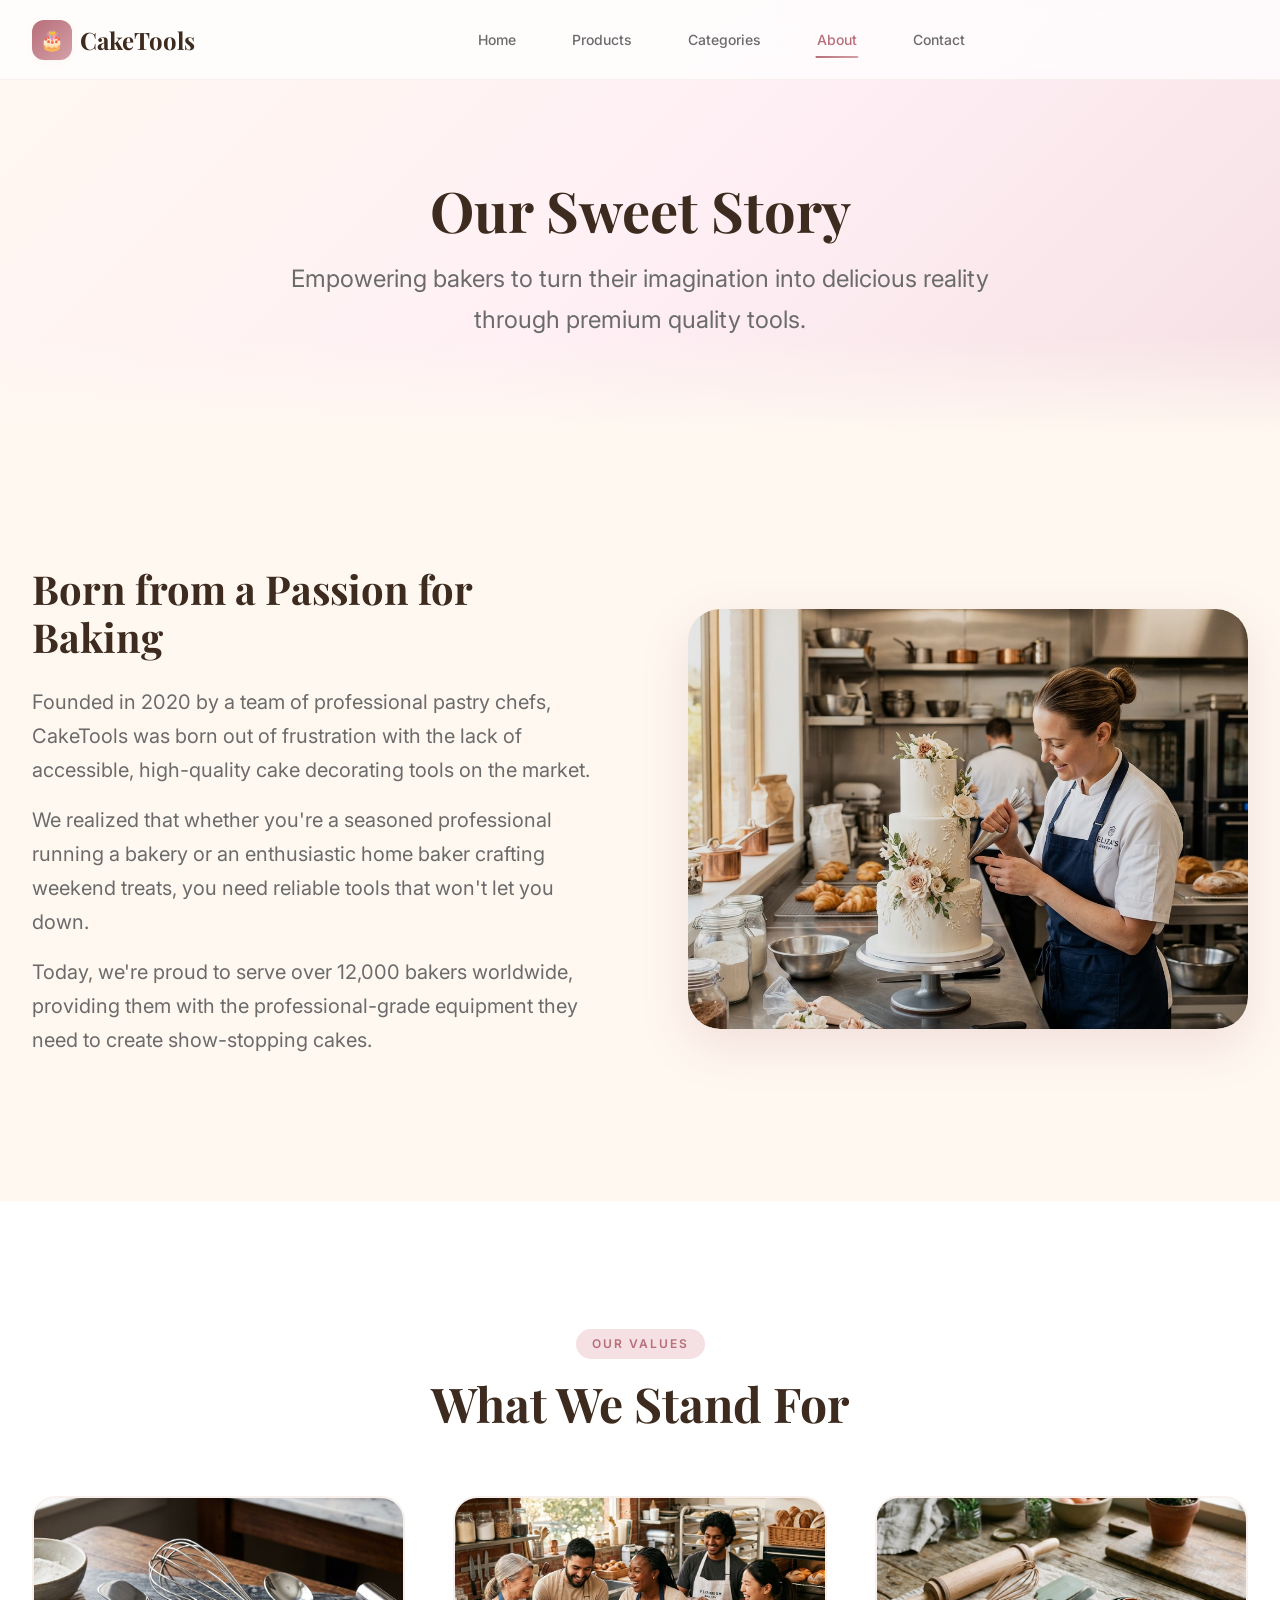
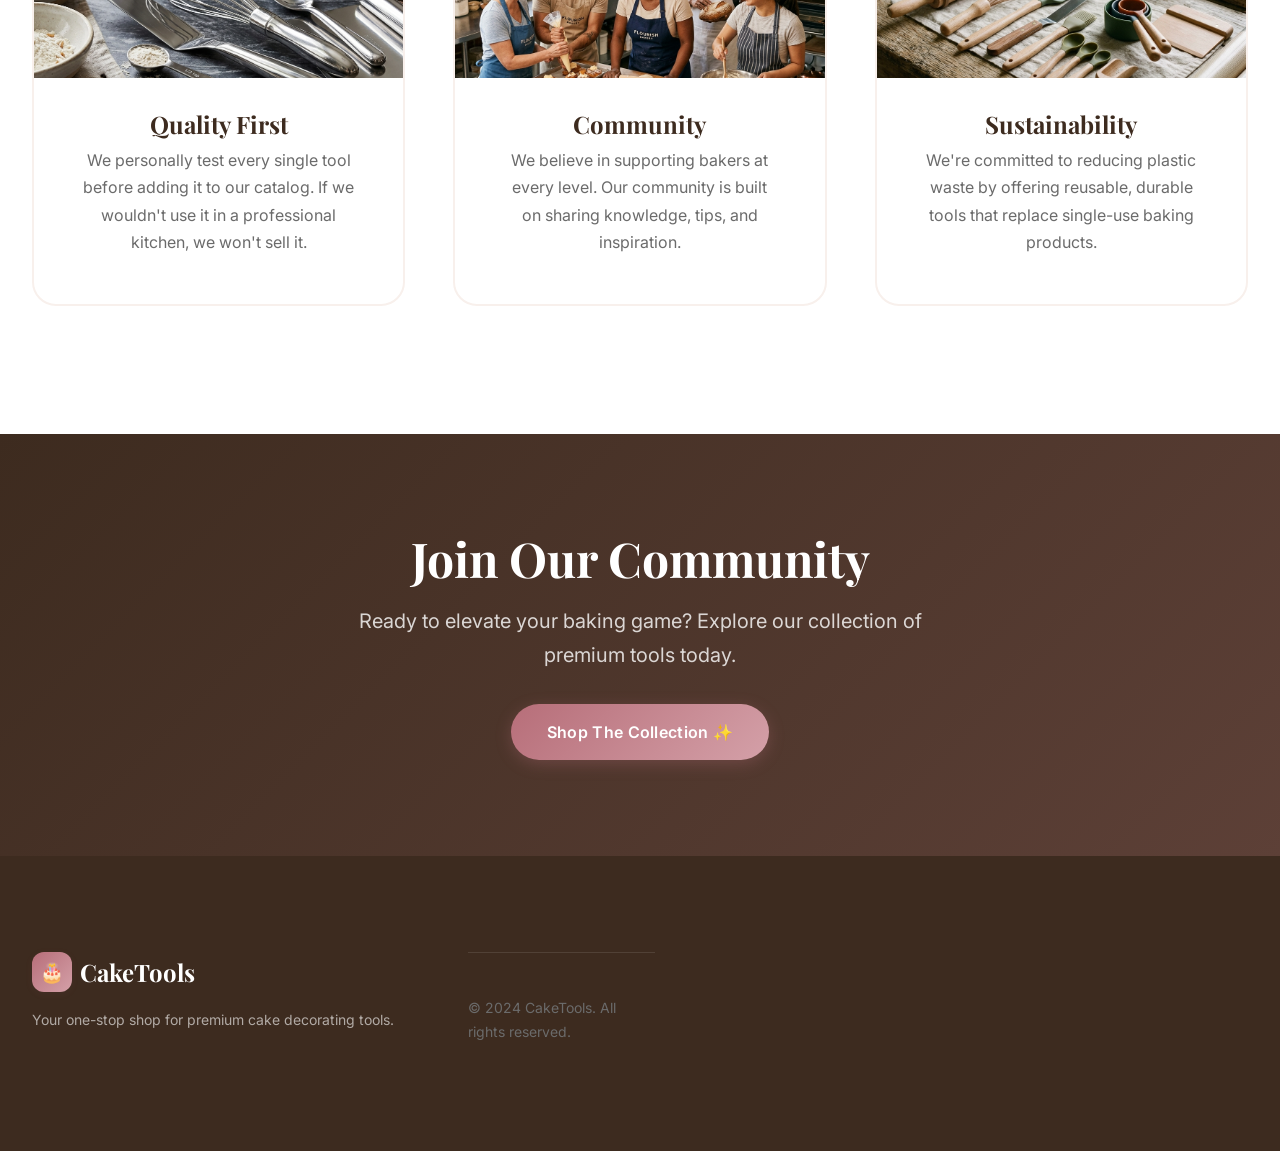
<file: about.html>
<!DOCTYPE html>
<html lang="en">
<head>
  <meta charset="UTF-8">
  <meta name="viewport" content="width=device-width, initial-scale=1.0">
  <title>About Us — CakeTools</title>
  <link rel="stylesheet" href="css/style.css">
  <link rel="stylesheet" href="css/about.css">
  <link rel="icon" href="data:image/svg+xml,<svg xmlns='http://www.w3.org/2000/svg' viewBox='0 0 100 100'><text y='.9em' font-size='90'>🎂</text></svg>">
</head>
<body>

  <!-- Header -->
  <header class="header" id="header">
    <div class="header-inner">
      <a href="index.html" class="logo">
        <div class="logo-icon">🎂</div>
        <span>CakeTools</span>
      </a>

      <nav class="nav-links" id="navLinks">
        <a href="index.html">Home</a>
        <a href="products.html">Products</a>
        <a href="categories.html">Categories</a>
        <a href="about.html" class="active">About</a>
        <a href="contact.html">Contact</a>
      </nav>

      <div class="header-right" style="display:flex;align-items:center;gap:12px;">
        <button class="mobile-toggle" id="mobileToggle" aria-label="Toggle menu">
          <span></span>
          <span></span>
          <span></span>
        </button>
      </div>
    </div>
  </header>
  <div class="nav-overlay" id="navOverlay"></div>

  <!-- Hero -->
  <section class="about-hero">
    <div class="container reveal">
      <h1>Our Sweet Story</h1>
      <p>Empowering bakers to turn their imagination into delicious reality through premium quality tools.</p>
    </div>
  </section>

  <!-- Story -->
  <section class="story-section">
    <div class="container">
      <div class="story-grid">
        <div class="story-content reveal-left">
          <h2>Born from a Passion for Baking</h2>
          <p>Founded in 2020 by a team of professional pastry chefs, CakeTools was born out of frustration with the lack of accessible, high-quality cake decorating tools on the market.</p>
          <p>We realized that whether you're a seasoned professional running a bakery or an enthusiastic home baker crafting weekend treats, you need reliable tools that won't let you down.</p>
          <p>Today, we're proud to serve over 12,000 bakers worldwide, providing them with the professional-grade equipment they need to create show-stopping cakes.</p>
        </div>
        <div class="story-image reveal-right" style="padding: 0; background: transparent;">
          <img src="assets/images/about-story.png" alt="Pastry chef decorating a cake" style="width: 100%; height: 100%; object-fit: cover; border-radius: var(--radius-2xl);">
        </div>
      </div>
    </div>
  </section>

  <!-- Values -->
  <section class="values-section">
    <div class="container">
      <div class="section-header reveal">
        <span class="section-label">Our Values</span>
        <h2>What We Stand For</h2>
      </div>
      
      <div class="values-grid" data-stagger>
        <div class="value-card reveal" style="padding-top: 0; overflow: hidden;">
          <div class="value-image" style="height: 180px; margin: 0 -3rem 2rem -3rem;">
            <img src="assets/images/about-quality.png" alt="Quality First" style="width: 100%; height: 100%; object-fit: cover;">
          </div>
          <h3>Quality First</h3>
          <p class="text-secondary">We personally test every single tool before adding it to our catalog. If we wouldn't use it in a professional kitchen, we won't sell it.</p>
        </div>
        
        <div class="value-card reveal" style="padding-top: 0; overflow: hidden;">
          <div class="value-image" style="height: 180px; margin: 0 -3rem 2rem -3rem;">
            <img src="assets/images/about-community.png" alt="Community" style="width: 100%; height: 100%; object-fit: cover;">
          </div>
          <h3>Community</h3>
          <p class="text-secondary">We believe in supporting bakers at every level. Our community is built on sharing knowledge, tips, and inspiration.</p>
        </div>
        
        <div class="value-card reveal" style="padding-top: 0; overflow: hidden;">
          <div class="value-image" style="height: 180px; margin: 0 -3rem 2rem -3rem;">
            <img src="assets/images/about-eco.png" alt="Sustainability" style="width: 100%; height: 100%; object-fit: cover;">
          </div>
          <h3>Sustainability</h3>
          <p class="text-secondary">We're committed to reducing plastic waste by offering reusable, durable tools that replace single-use baking products.</p>
        </div>
      </div>
    </div>
  </section>

  <!-- CTA -->
  <section class="section" style="background: var(--gradient-dark); color: white; text-align: center;">
    <div class="container reveal">
      <h2 style="color: white; margin-bottom: var(--space-md);">Join Our Community</h2>
      <p style="font-size: var(--fs-lg); max-width: 600px; margin: 0 auto var(--space-xl); color: rgba(255,255,255,0.8);">Ready to elevate your baking game? Explore our collection of premium tools today.</p>
      <a href="products.html" class="btn btn-primary btn-lg">Shop The Collection ✨</a>
    </div>
  </section>

  <!-- Footer -->
  <footer class="footer">
    <div class="container">
      <div class="footer-grid">
        <div class="footer-brand">
          <a href="index.html" class="logo" style="color:white;">
            <div class="logo-icon">🎂</div>
            <span>CakeTools</span>
          </a>
          <p>Your one-stop shop for premium cake decorating tools.</p>
        </div>
        <div class="footer-bottom">
          <p>&copy; 2024 CakeTools. All rights reserved.</p>
        </div>
      </div>
    </div>
  </footer>

  <button class="back-to-top" id="backToTop" aria-label="Back to top">↑</button>

  <script src="js/main.js"></script>
  <script src="js/animations.js"></script>
</body>
</html>
</file>
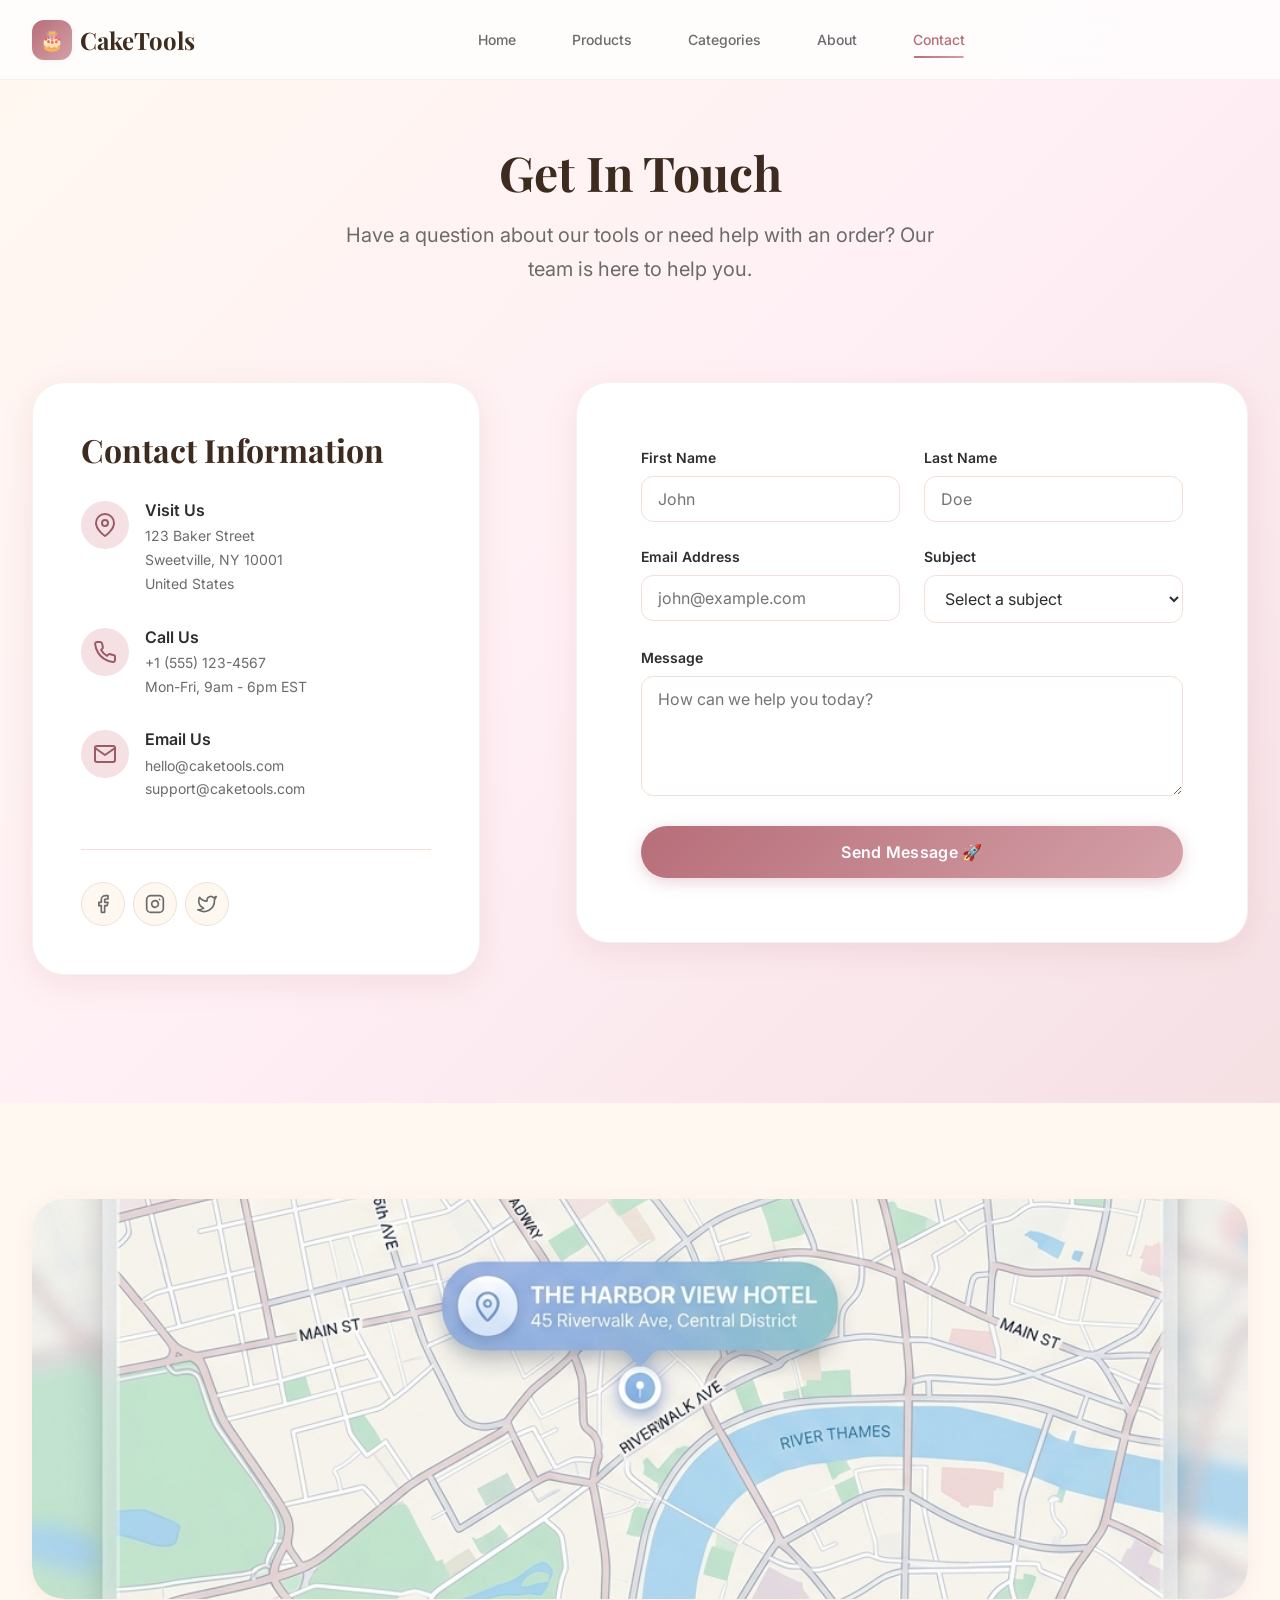
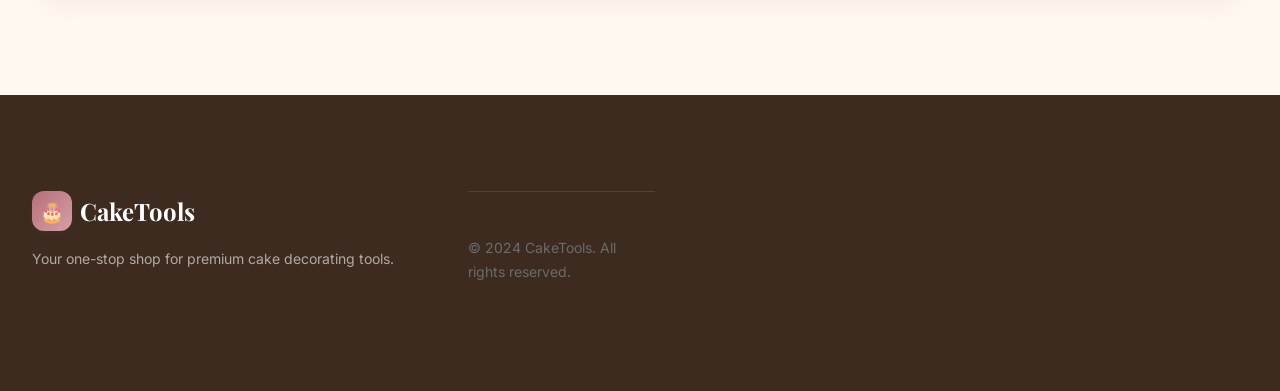
<file: contact.html>
<!DOCTYPE html>
<html lang="en">
<head>
  <meta charset="UTF-8">
  <meta name="viewport" content="width=device-width, initial-scale=1.0">
  <title>Contact Us — CakeTools</title>
  <link rel="stylesheet" href="css/style.css">
  <link rel="stylesheet" href="css/contact.css">
  <link rel="icon" href="data:image/svg+xml,<svg xmlns='http://www.w3.org/2000/svg' viewBox='0 0 100 100'><text y='.9em' font-size='90'>🎂</text></svg>">
</head>
<body>

  <!-- Header -->
  <header class="header" id="header">
    <div class="header-inner">
      <a href="index.html" class="logo">
        <div class="logo-icon">🎂</div>
        <span>CakeTools</span>
      </a>

      <nav class="nav-links" id="navLinks">
        <a href="index.html">Home</a>
        <a href="products.html">Products</a>
        <a href="categories.html">Categories</a>
        <a href="about.html">About</a>
        <a href="contact.html" class="active">Contact</a>
      </nav>

      <div class="header-right" style="display:flex;align-items:center;gap:12px;">
        <button class="mobile-toggle" id="mobileToggle" aria-label="Toggle menu">
          <span></span>
          <span></span>
          <span></span>
        </button>
      </div>
    </div>
  </header>
  <div class="nav-overlay" id="navOverlay"></div>

  <!-- Contact Section -->
  <section class="contact-section">
    <div class="container">
      <div class="contact-header reveal">
        <h1>Get In Touch</h1>
        <p>Have a question about our tools or need help with an order? Our team is here to help you.</p>
      </div>

      <div class="contact-grid">
        
        <!-- Info Card -->
        <div class="contact-info-card reveal-left">
          <h3>Contact Information</h3>
          
          <div class="info-item">
            <div class="info-icon">
              <svg width="24" height="24" viewBox="0 0 24 24" fill="none" stroke="currentColor" stroke-width="2" stroke-linecap="round" stroke-linejoin="round"><path d="M21 10c0 7-9 13-9 13s-9-6-9-13a9 9 0 0 1 18 0z"></path><circle cx="12" cy="10" r="3"></circle></svg>
            </div>
            <div class="info-content">
              <h4>Visit Us</h4>
              <p>123 Baker Street<br>Sweetville, NY 10001<br>United States</p>
            </div>
          </div>
          
          <div class="info-item">
            <div class="info-icon">
              <svg width="24" height="24" viewBox="0 0 24 24" fill="none" stroke="currentColor" stroke-width="2" stroke-linecap="round" stroke-linejoin="round"><path d="M22 16.92v3a2 2 0 0 1-2.18 2 19.79 19.79 0 0 1-8.63-3.07 19.5 19.5 0 0 1-6-6 19.79 19.79 0 0 1-3.07-8.67A2 2 0 0 1 4.11 2h3a2 2 0 0 1 2 1.72 12.84 12.84 0 0 0 .7 2.81 2 2 0 0 1-.45 2.11L8.09 9.91a16 16 0 0 0 6 6l1.27-1.27a2 2 0 0 1 2.11-.45 12.84 12.84 0 0 0 2.81.7A2 2 0 0 1 22 16.92z"></path></svg>
            </div>
            <div class="info-content">
              <h4>Call Us</h4>
              <p>+1 (555) 123-4567<br>Mon-Fri, 9am - 6pm EST</p>
            </div>
          </div>
          
          <div class="info-item">
            <div class="info-icon">
              <svg width="24" height="24" viewBox="0 0 24 24" fill="none" stroke="currentColor" stroke-width="2" stroke-linecap="round" stroke-linejoin="round"><path d="M4 4h16c1.1 0 2 .9 2 2v12c0 1.1-.9 2-2 2H4c-1.1 0-2-.9-2-2V6c0-1.1.9-2 2-2z"></path><polyline points="22,6 12,13 2,6"></polyline></svg>
            </div>
            <div class="info-content">
              <h4>Email Us</h4>
              <p>hello@caketools.com<br>support@caketools.com</p>
            </div>
          </div>
          
          <div class="social-links">
            <a href="#" aria-label="Facebook"><svg width="20" height="20" viewBox="0 0 24 24" fill="none" stroke="currentColor" stroke-width="2" stroke-linecap="round" stroke-linejoin="round"><path d="M18 2h-3a5 5 0 0 0-5 5v3H7v4h3v8h4v-8h3l1-4h-4V7a1 1 0 0 1 1-1h3z"></path></svg></a>
            <a href="#" aria-label="Instagram"><svg width="20" height="20" viewBox="0 0 24 24" fill="none" stroke="currentColor" stroke-width="2" stroke-linecap="round" stroke-linejoin="round"><rect x="2" y="2" width="20" height="20" rx="5" ry="5"></rect><path d="M16 11.37A4 4 0 1 1 12.63 8 4 4 0 0 1 16 11.37z"></path><line x1="17.5" y1="6.5" x2="17.51" y2="6.5"></line></svg></a>
            <a href="#" aria-label="Twitter"><svg width="20" height="20" viewBox="0 0 24 24" fill="none" stroke="currentColor" stroke-width="2" stroke-linecap="round" stroke-linejoin="round"><path d="M23 3a10.9 10.9 0 0 1-3.14 1.53 4.48 4.48 0 0 0-7.86 3v1A10.66 10.66 0 0 1 3 4s-4 9 5 13a11.64 11.64 0 0 1-7 2c9 5 20 0 20-11.5a4.5 4.5 0 0 0-.08-.83A7.72 7.72 0 0 0 23 3z"></path></svg></a>
          </div>
        </div>

        <!-- Form Card -->
        <div class="contact-form-card reveal-right">
          <form id="contactForm" onsubmit="event.preventDefault(); alert('Message sent successfully! We will get back to you soon.'); this.reset();">
            
            <div class="form-row">
              <div class="form-group">
                <label class="form-label">First Name</label>
                <input type="text" class="form-input" placeholder="John" required>
              </div>
              <div class="form-group">
                <label class="form-label">Last Name</label>
                <input type="text" class="form-input" placeholder="Doe" required>
              </div>
            </div>

            <div class="form-row">
              <div class="form-group">
                <label class="form-label">Email Address</label>
                <input type="email" class="form-input" placeholder="john@example.com" required>
              </div>
              <div class="form-group">
                <label class="form-label">Subject</label>
                <select class="form-select" required>
                  <option value="" disabled selected>Select a subject</option>
                  <option value="order">Order Inquiry</option>
                  <option value="product">Product Question</option>
                  <option value="wholesale">Wholesale Inquiry</option>
                  <option value="other">Other</option>
                </select>
              </div>
            </div>

            <div class="form-group">
              <label class="form-label">Message</label>
              <textarea class="form-textarea" placeholder="How can we help you today?" required></textarea>
            </div>

            <button type="submit" class="btn btn-primary btn-lg" style="width: 100%;">Send Message 🚀</button>
          </form>
        </div>

      </div>
    </div>
  </section>

  <!-- Map Section -->
  <section class="map-section">
    <div class="container reveal">
      <div class="map-container" style="padding: 0; background: transparent; border: none;">
        <img src="assets/images/contact-map.png" alt="Map Location" style="width: 100%; height: 100%; object-fit: cover; border-radius: var(--radius-2xl);">
      </div>
    </div>
  </section>

  <!-- Footer -->
  <footer class="footer">
    <div class="container">
      <div class="footer-grid">
        <div class="footer-brand">
          <a href="index.html" class="logo" style="color:white;">
            <div class="logo-icon">🎂</div>
            <span>CakeTools</span>
          </a>
          <p>Your one-stop shop for premium cake decorating tools.</p>
        </div>
        <div class="footer-bottom">
          <p>&copy; 2024 CakeTools. All rights reserved.</p>
        </div>
      </div>
    </div>
  </footer>

  <button class="back-to-top" id="backToTop" aria-label="Back to top">↑</button>

  <script src="js/main.js"></script>
  <script src="js/animations.js"></script>
</body>
</html>
</file>
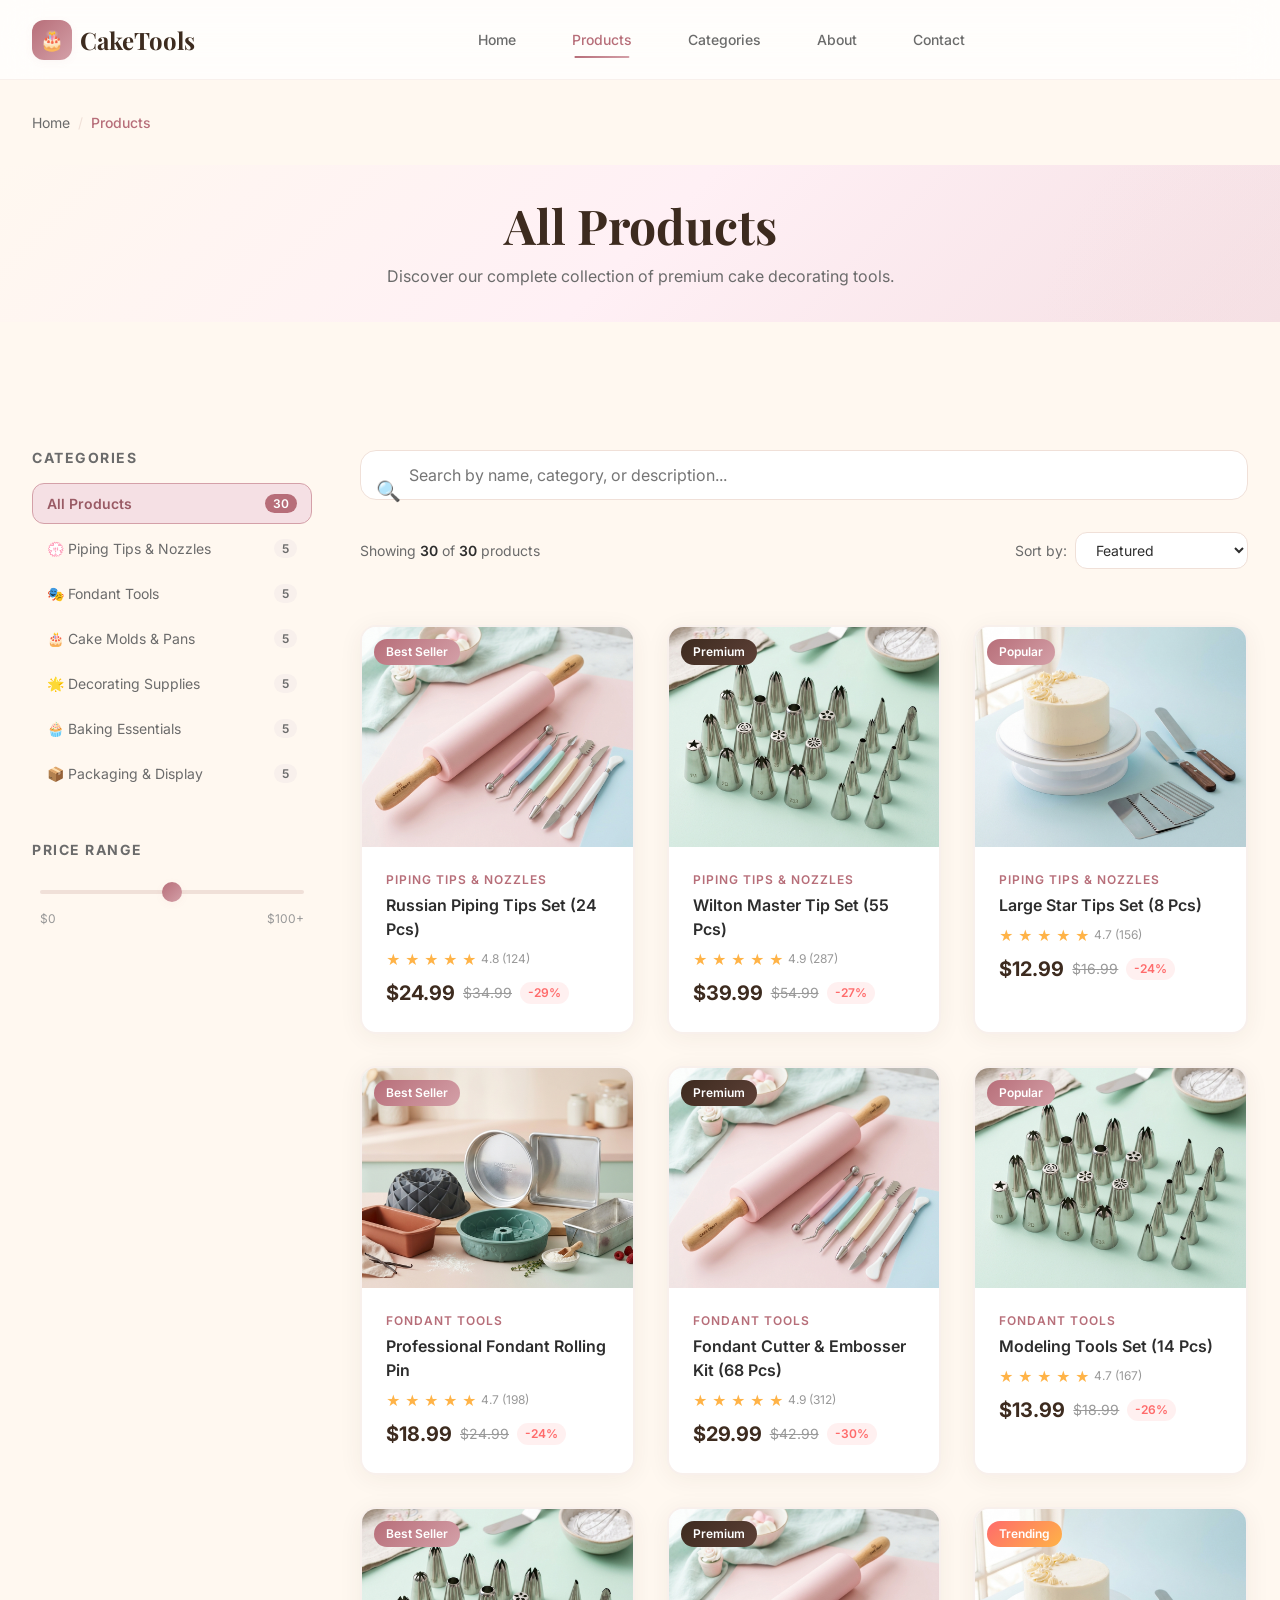
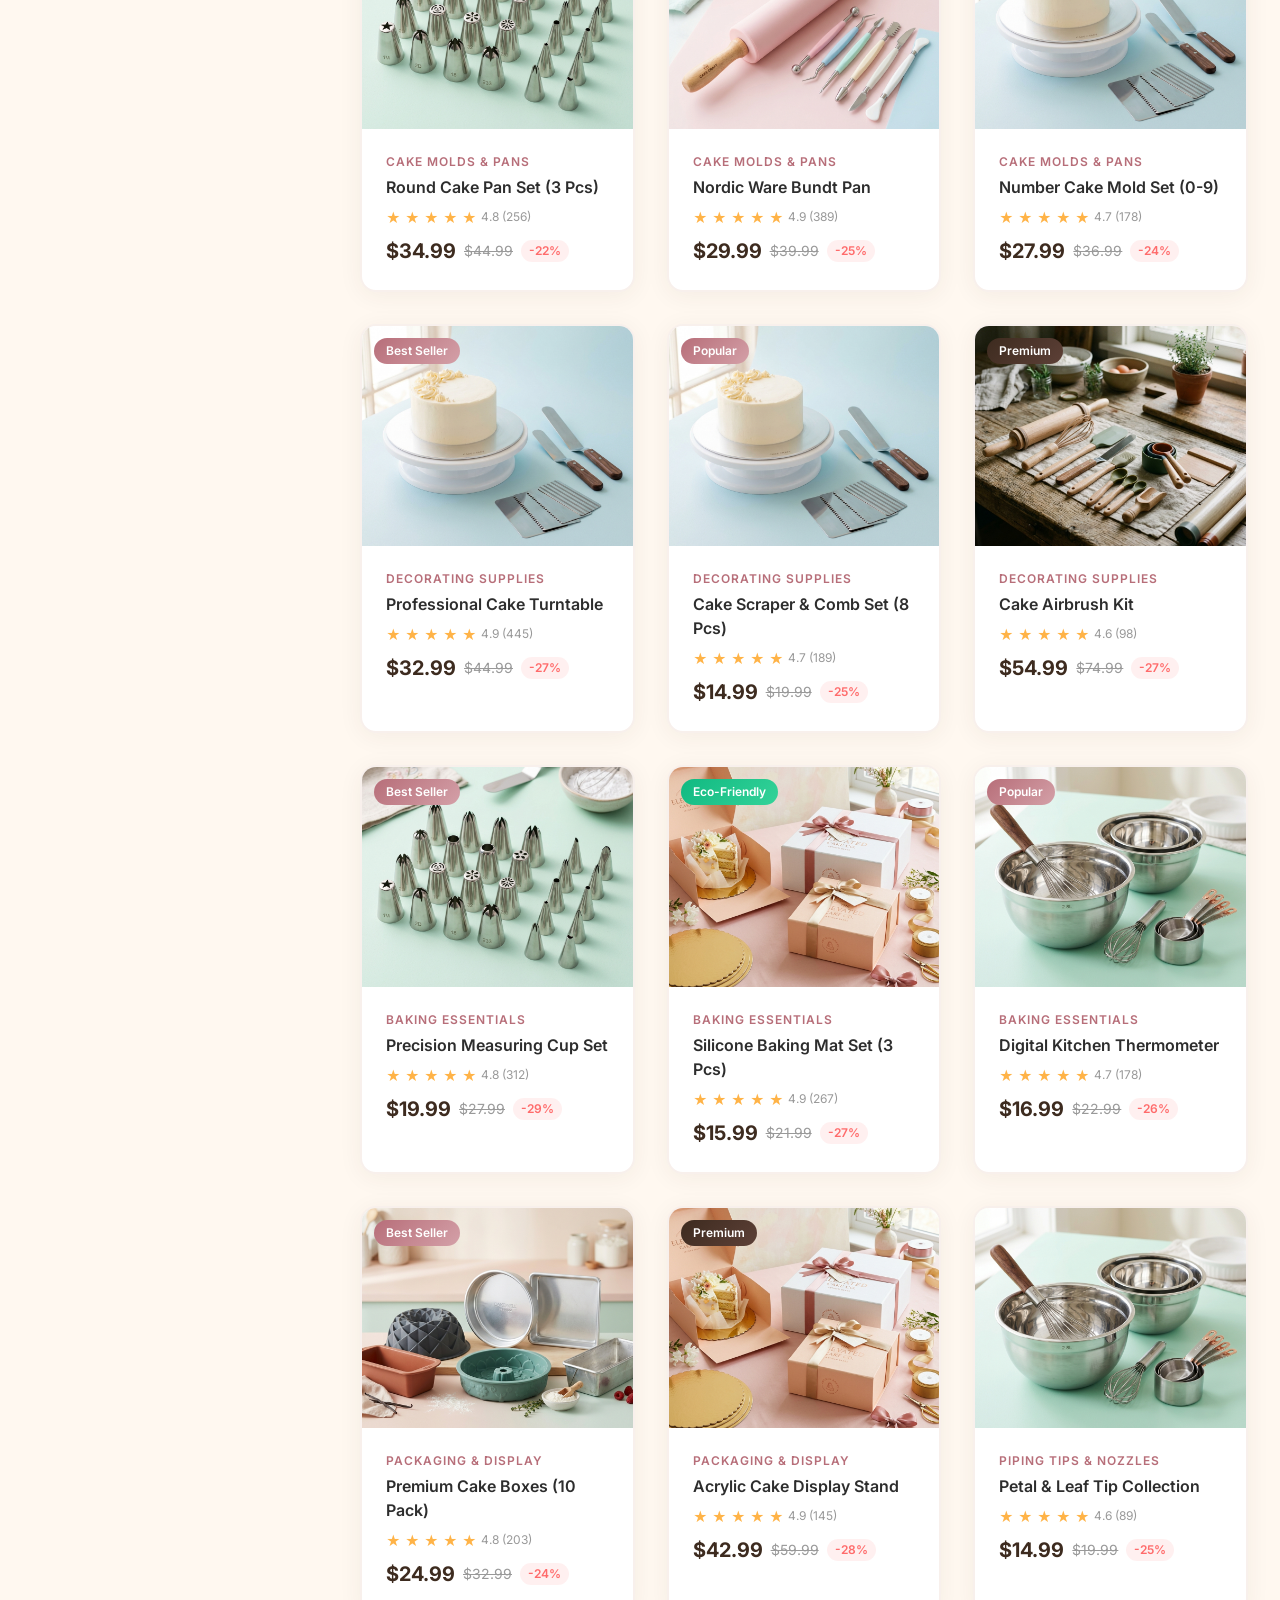
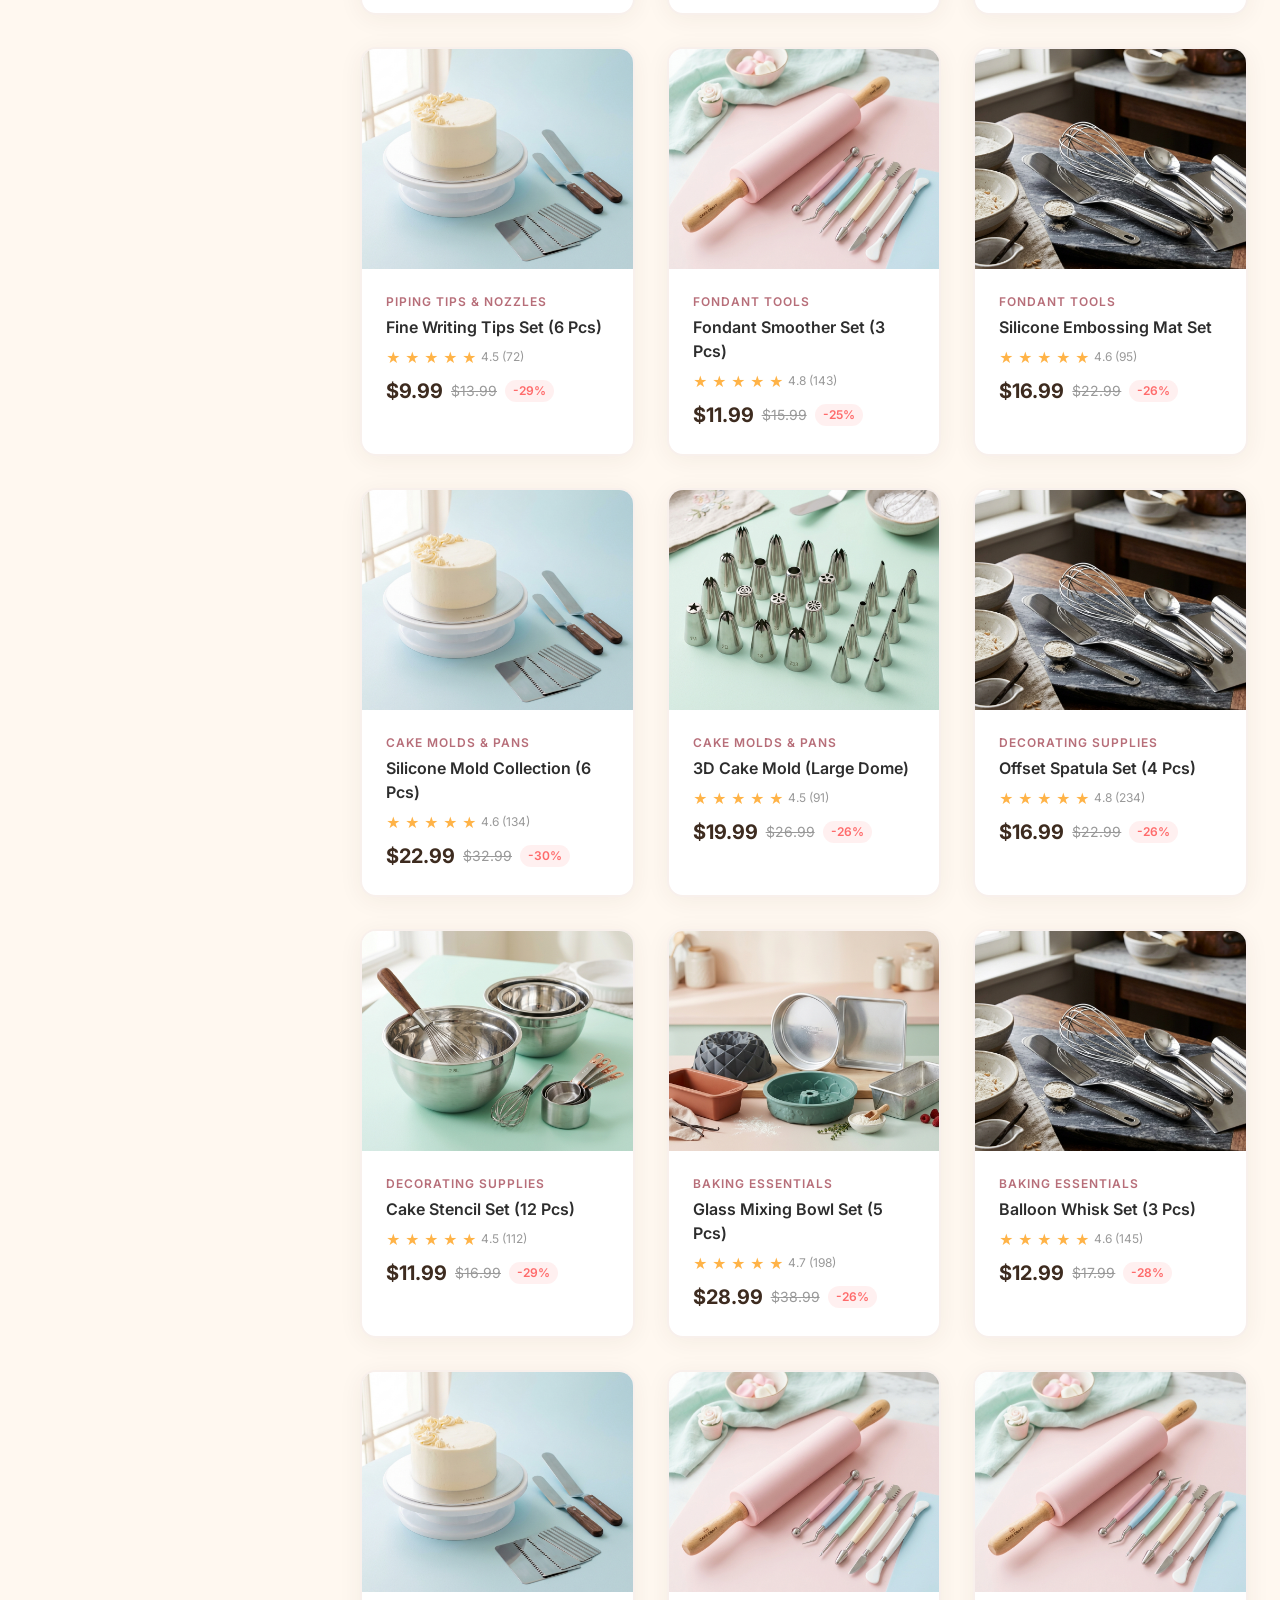
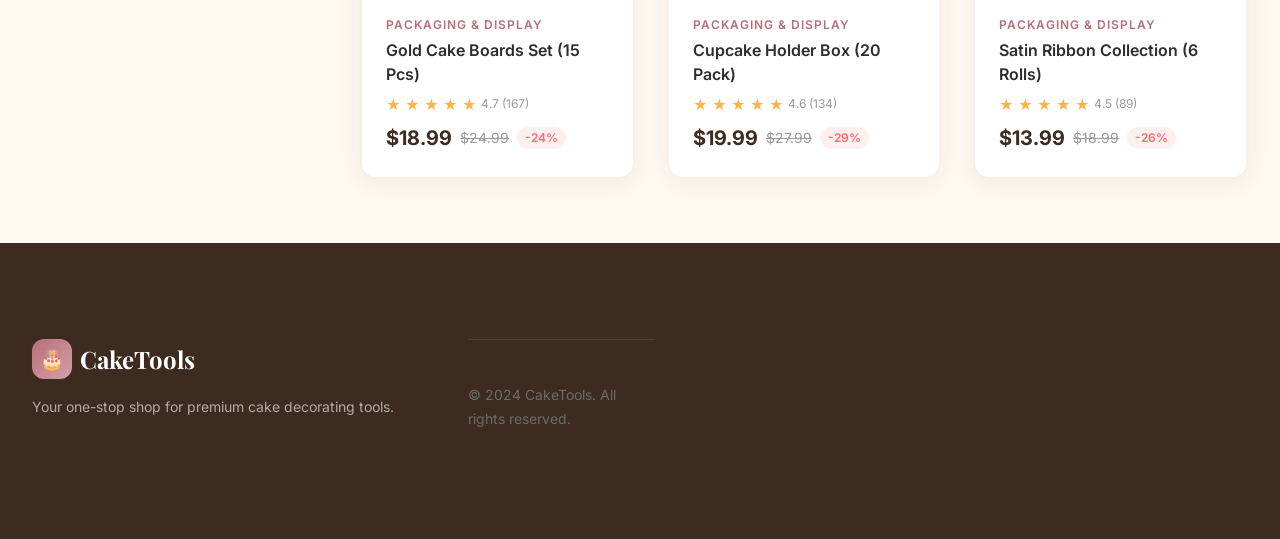
<file: products.html>
<!DOCTYPE html>
<html lang="en">
<head>
  <meta charset="UTF-8">
  <meta name="viewport" content="width=device-width, initial-scale=1.0">
  <title>All Products — CakeTools</title>
  <link rel="stylesheet" href="css/style.css">
  <link rel="stylesheet" href="css/products.css">
  <link rel="icon" href="data:image/svg+xml,<svg xmlns='http://www.w3.org/2000/svg' viewBox='0 0 100 100'><text y='.9em' font-size='90'>🎂</text></svg>">
</head>
<body>

  <!-- Header Placeholder (Filled by JS, but since this is static, I will include the full header for SEO/No-JS fallback) -->
  <header class="header" id="header">
    <div class="header-inner">
      <a href="index.html" class="logo">
        <div class="logo-icon">🎂</div>
        <span>CakeTools</span>
      </a>

      <nav class="nav-links" id="navLinks">
        <a href="index.html">Home</a>
        <a href="products.html" class="active">Products</a>
        <a href="categories.html">Categories</a>
        <a href="about.html">About</a>
        <a href="contact.html">Contact</a>
      </nav>

      <div class="header-right" style="display:flex;align-items:center;gap:12px;">
        <button class="mobile-toggle" id="mobileToggle" aria-label="Toggle menu">
          <span></span>
          <span></span>
          <span></span>
        </button>
      </div>
    </div>
  </header>
  <div class="nav-overlay" id="navOverlay"></div>

  <!-- Breadcrumb -->
  <div class="container">
    <nav class="breadcrumb">
      <a href="index.html">Home</a>
      <span class="separator">/</span>
      <span class="current">Products</span>
    </nav>
  </div>

  <!-- Page Header -->
  <div class="page-hero" style="padding: var(--space-xl) 0; min-height: auto;">
    <div class="container">
      <h1 style="font-size: var(--fs-4xl); margin-bottom: var(--space-sm);">All Products</h1>
      <p style="font-size: var(--fs-base);">Discover our complete collection of premium cake decorating tools.</p>
    </div>
  </div>

  <!-- Main Layout -->
  <div class="container">
    <div class="products-layout">
      <!-- Sidebar -->
      <aside class="products-sidebar">
        <div class="sidebar-section">
          <h3 class="sidebar-title">Categories</h3>
          <div class="category-filter-list" id="categoryFilterList">
            <!-- Filled by JS -->
          </div>
        </div>

        <!-- Optional: Price Filter (UI only for this static demo) -->
        <div class="sidebar-section">
          <h3 class="sidebar-title">Price Range</h3>
          <div class="price-range-wrapper">
            <input type="range" class="price-range-slider" min="0" max="100" value="50">
            <div class="price-labels">
              <span>$0</span>
              <span>$100+</span>
            </div>
          </div>
        </div>
      </aside>

      <!-- Content -->
      <main class="products-content">
        <div class="products-search-wrapper">
          <span class="search-icon-inner">🔍</span>
          <input type="text" class="products-search-bar" id="productsSearch" placeholder="Search by name, category, or description..." autocomplete="off">
        </div>

        <div class="products-header">
          <div class="products-count" id="productsCount">
            Showing <strong>0</strong> products
          </div>
          
          <div class="products-sort">
            <label for="sortSelect">Sort by:</label>
            <select class="sort-select" id="sortSelect">
              <option value="featured">Featured</option>
              <option value="name">Name (A-Z)</option>
              <option value="price-low">Price: Low to High</option>
              <option value="price-high">Price: High to Low</option>
              <option value="rating">Highest Rated</option>
            </select>
          </div>
        </div>

        <div class="active-filters" id="activeFilters">
          <!-- Filled by JS -->
        </div>

        <div class="products-grid-page" id="productsGrid">
          <!-- Filled by JS -->
        </div>
      </main>
    </div>
  </div>

  <!-- Footer Placeholder -->
  <footer class="footer">
    <div class="container">
      <div class="footer-grid">
        <div class="footer-brand">
          <a href="index.html" class="logo" style="color:white;">
            <div class="logo-icon">🎂</div>
            <span>CakeTools</span>
          </a>
          <p>Your one-stop shop for premium cake decorating tools.</p>
        </div>
        <div class="footer-bottom">
          <p>&copy; 2024 CakeTools. All rights reserved.</p>
        </div>
      </div>
    </div>
  </footer>

  <button class="back-to-top" id="backToTop" aria-label="Back to top">↑</button>

  <!-- Scripts -->
  <script src="js/products-data.js"></script>
  <script src="js/main.js"></script>
  <script src="js/animations.js"></script>
  <script src="js/products.js"></script>
</body>
</html>
</file>
<file: css/style.css>
/* ========================================
   CAKE TOOLS — Design System
   Premium Light Mode Theme
   ======================================== */

/* Google Fonts */
@import url('https://fonts.googleapis.com/css2?family=Playfair+Display:ital,wght@0,400;0,500;0,600;0,700;0,800;1,400;1,500&family=Inter:wght@300;400;500;600;700&display=swap');

/* ─── CSS Custom Properties ─────────────────────── */
:root {
  /* Colors */
  --color-primary: #B76E79;
  --color-primary-dark: #9A5B65;
  --color-primary-light: #D4A0A8;
  --color-primary-lighter: #F5E0E4;
  --color-primary-bg: rgba(183, 110, 121, 0.06);
  --color-secondary: #3D2B1F;
  --color-accent: #FF6B6B;
  --color-accent-warm: #FFB347;

  --color-bg: #FFF8F0;
  --color-bg-alt: #FFF0F5;
  --color-bg-section: #FFFAF7;
  --color-surface: #FFFFFF;
  --color-surface-glass: rgba(255, 255, 255, 0.75);
  --color-surface-hover: #FFF5F0;

  --color-text: #2D2D2D;
  --color-text-secondary: #6B6B6B;
  --color-text-light: #999999;
  --color-text-inverse: #FFFFFF;

  --color-border: #F0E0D8;
  --color-border-light: #F8F0EC;

  --color-success: #4CAF50;
  --color-warning: #FF9800;
  --color-error: #F44336;

  /* Gradients */
  --gradient-primary: linear-gradient(135deg, #B76E79 0%, #D4A0A8 100%);
  --gradient-hero: linear-gradient(135deg, #FFF8F0 0%, #FFF0F5 50%, #F5E0E4 100%);
  --gradient-card: linear-gradient(145deg, #FFFFFF 0%, #FFF8F0 100%);
  --gradient-accent: linear-gradient(135deg, #FF6B6B 0%, #FFB347 100%);
  --gradient-dark: linear-gradient(135deg, #3D2B1F 0%, #5D4037 100%);
  --gradient-shimmer: linear-gradient(90deg, transparent 0%, rgba(255,255,255,0.4) 50%, transparent 100%);

  /* Typography */
  --font-heading: 'Playfair Display', Georgia, serif;
  --font-body: 'Inter', -apple-system, BlinkMacSystemFont, sans-serif;

  --fs-xs: 0.75rem;
  --fs-sm: 0.875rem;
  --fs-base: 1rem;
  --fs-md: 1.125rem;
  --fs-lg: 1.25rem;
  --fs-xl: 1.5rem;
  --fs-2xl: 2rem;
  --fs-3xl: 2.5rem;
  --fs-4xl: 3rem;
  --fs-5xl: 3.5rem;
  --fs-hero: clamp(2.5rem, 5vw, 4.5rem);

  --lh-tight: 1.2;
  --lh-normal: 1.5;
  --lh-relaxed: 1.7;

  /* Spacing */
  --space-xs: 0.25rem;
  --space-sm: 0.5rem;
  --space-md: 1rem;
  --space-lg: 1.5rem;
  --space-xl: 2rem;
  --space-2xl: 3rem;
  --space-3xl: 4rem;
  --space-4xl: 6rem;
  --space-5xl: 8rem;

  /* Borders */
  --radius-sm: 8px;
  --radius-md: 12px;
  --radius-lg: 16px;
  --radius-xl: 24px;
  --radius-2xl: 32px;
  --radius-full: 9999px;

  /* Shadows */
  --shadow-sm: 0 2px 8px rgba(183, 110, 121, 0.06);
  --shadow-md: 0 4px 20px rgba(183, 110, 121, 0.1);
  --shadow-lg: 0 8px 32px rgba(183, 110, 121, 0.14);
  --shadow-xl: 0 16px 48px rgba(183, 110, 121, 0.18);
  --shadow-glow: 0 0 30px rgba(183, 110, 121, 0.25);
  --shadow-card: 0 4px 24px rgba(61, 43, 31, 0.06);
  --shadow-card-hover: 0 12px 40px rgba(183, 110, 121, 0.18);

  /* Transitions */
  --transition-fast: 0.15s ease;
  --transition-base: 0.3s ease;
  --transition-slow: 0.5s ease;
  --transition-spring: 0.4s cubic-bezier(0.175, 0.885, 0.32, 1.275);
  --transition-smooth: 0.6s cubic-bezier(0.23, 1, 0.32, 1);

  /* Layout */
  --max-width: 1280px;
  --header-height: 80px;
  --sidebar-width: 280px;
}

/* ─── Reset & Base ──────────────────────────────── */
*, *::before, *::after {
  margin: 0;
  padding: 0;
  box-sizing: border-box;
}

html {
  scroll-behavior: smooth;
  -webkit-font-smoothing: antialiased;
  -moz-osx-font-smoothing: grayscale;
}

body {
  font-family: var(--font-body);
  font-size: var(--fs-base);
  line-height: var(--lh-normal);
  color: var(--color-text);
  background-color: var(--color-bg);
  overflow-x: hidden;
  min-height: 100vh;
}

a {
  text-decoration: none;
  color: inherit;
  transition: color var(--transition-fast);
}

img {
  max-width: 100%;
  height: auto;
  display: block;
}

ul, ol {
  list-style: none;
}

button {
  cursor: pointer;
  border: none;
  outline: none;
  background: none;
  font-family: inherit;
}

input, textarea, select {
  font-family: inherit;
  font-size: inherit;
  outline: none;
}

/* ─── Typography ────────────────────────────────── */
h1, h2, h3, h4, h5, h6 {
  font-family: var(--font-heading);
  font-weight: 700;
  line-height: var(--lh-tight);
  color: var(--color-secondary);
}

h1 { font-size: var(--fs-hero); }
h2 { font-size: var(--fs-4xl); }
h3 { font-size: var(--fs-2xl); }
h4 { font-size: var(--fs-xl); }
h5 { font-size: var(--fs-lg); }

p {
  line-height: var(--lh-relaxed);
  color: var(--color-text-secondary);
}

/* ─── Container ─────────────────────────────────── */
.container {
  width: 100%;
  max-width: var(--max-width);
  margin: 0 auto;
  padding: 0 var(--space-xl);
}

/* ─── Header / Navigation ───────────────────────── */
.header {
  position: fixed;
  top: 0;
  left: 0;
  right: 0;
  height: var(--header-height);
  z-index: 1000;
  transition: all var(--transition-base);
  background: var(--color-surface-glass);
  backdrop-filter: blur(20px);
  -webkit-backdrop-filter: blur(20px);
  border-bottom: 1px solid var(--color-border-light);
}

.header.scrolled {
  box-shadow: var(--shadow-md);
}

.header-inner {
  display: flex;
  align-items: center;
  justify-content: space-between;
  height: 100%;
  max-width: var(--max-width);
  margin: 0 auto;
  padding: 0 var(--space-xl);
}

.logo {
  display: flex;
  align-items: center;
  gap: var(--space-sm);
  font-family: var(--font-heading);
  font-size: var(--fs-xl);
  font-weight: 700;
  color: var(--color-secondary);
  text-decoration: none;
  transition: transform var(--transition-spring);
}

.logo:hover {
  transform: scale(1.02);
}

.logo-icon {
  width: 40px;
  height: 40px;
  background: var(--gradient-primary);
  border-radius: var(--radius-md);
  display: flex;
  align-items: center;
  justify-content: center;
  font-size: 1.2rem;
  color: white;
  box-shadow: var(--shadow-sm);
}

.nav-links {
  display: flex;
  align-items: center;
  gap: var(--space-lg);
}

.nav-links a {
  font-size: var(--fs-sm);
  font-weight: 500;
  color: var(--color-text-secondary);
  padding: var(--space-sm) var(--space-md);
  border-radius: var(--radius-full);
  transition: all var(--transition-base);
  position: relative;
}

.nav-links a::after {
  content: '';
  position: absolute;
  bottom: 0;
  left: 50%;
  transform: translateX(-50%);
  width: 0;
  height: 2px;
  background: var(--gradient-primary);
  border-radius: var(--radius-full);
  transition: width var(--transition-base);
}

.nav-links a:hover,
.nav-links a.active {
  color: var(--color-primary);
}

.nav-links a:hover::after,
.nav-links a.active::after {
  width: 60%;
}

/* Search Bar */
.search-wrapper {
  position: relative;
  width: 280px;
}

.search-bar {
  width: 100%;
  padding: 10px 40px 10px 16px;
  border: 1.5px solid var(--color-border);
  border-radius: var(--radius-full);
  background: var(--color-surface);
  font-size: var(--fs-sm);
  color: var(--color-text);
  transition: all var(--transition-base);
}

.search-bar::placeholder {
  color: var(--color-text-light);
}

.search-bar:focus {
  border-color: var(--color-primary-light);
  box-shadow: 0 0 0 3px var(--color-primary-bg);
}

.search-icon {
  position: absolute;
  right: 14px;
  top: 50%;
  transform: translateY(-50%);
  color: var(--color-text-light);
  pointer-events: none;
  font-size: var(--fs-md);
}

/* Search Dropdown */
.search-dropdown {
  position: absolute;
  top: calc(100% + 8px);
  left: 0;
  right: 0;
  background: var(--color-surface);
  border-radius: var(--radius-lg);
  box-shadow: var(--shadow-xl);
  border: 1px solid var(--color-border-light);
  max-height: 400px;
  overflow-y: auto;
  z-index: 1001;
  opacity: 0;
  visibility: hidden;
  transform: translateY(-8px);
  transition: all var(--transition-base);
}

.search-dropdown.active {
  opacity: 1;
  visibility: visible;
  transform: translateY(0);
}

.search-dropdown-item {
  display: flex;
  align-items: center;
  gap: var(--space-md);
  padding: var(--space-md) var(--space-lg);
  cursor: pointer;
  transition: background var(--transition-fast);
}

.search-dropdown-item:hover {
  background: var(--color-surface-hover);
}

.search-dropdown-item .item-emoji {
  font-size: var(--fs-xl);
  width: 40px;
  height: 40px;
  display: flex;
  align-items: center;
  justify-content: center;
  background: var(--color-primary-lighter);
  border-radius: var(--radius-sm);
  flex-shrink: 0;
}

.search-dropdown-item .item-info h4 {
  font-family: var(--font-body);
  font-size: var(--fs-sm);
  font-weight: 600;
  color: var(--color-text);
}

.search-dropdown-item .item-info p {
  font-size: var(--fs-xs);
  color: var(--color-text-light);
}

.search-dropdown-empty {
  padding: var(--space-2xl);
  text-align: center;
  color: var(--color-text-light);
  font-size: var(--fs-sm);
}

/* Mobile Menu Toggle */
.mobile-toggle {
  display: none;
  flex-direction: column;
  gap: 5px;
  padding: var(--space-sm);
  cursor: pointer;
  z-index: 1002;
}

.mobile-toggle span {
  width: 24px;
  height: 2px;
  background: var(--color-secondary);
  border-radius: var(--radius-full);
  transition: all var(--transition-base);
}

.mobile-toggle.active span:nth-child(1) {
  transform: rotate(45deg) translateY(5px) translateX(5px);
}

.mobile-toggle.active span:nth-child(2) {
  opacity: 0;
}

.mobile-toggle.active span:nth-child(3) {
  transform: rotate(-45deg) translateY(-5px) translateX(5px);
}

/* ─── Buttons ───────────────────────────────────── */
.btn {
  display: inline-flex;
  align-items: center;
  justify-content: center;
  gap: var(--space-sm);
  padding: 12px 28px;
  border-radius: var(--radius-full);
  font-size: var(--fs-sm);
  font-weight: 600;
  letter-spacing: 0.3px;
  transition: all var(--transition-base);
  position: relative;
  overflow: hidden;
}

.btn::before {
  content: '';
  position: absolute;
  top: 0;
  left: -100%;
  width: 100%;
  height: 100%;
  background: var(--gradient-shimmer);
  transition: left 0.5s ease;
}

.btn:hover::before {
  left: 100%;
}

.btn-primary {
  background: var(--gradient-primary);
  color: var(--color-text-inverse);
  box-shadow: 0 4px 16px rgba(183, 110, 121, 0.3);
}

.btn-primary:hover {
  transform: translateY(-2px);
  box-shadow: 0 6px 24px rgba(183, 110, 121, 0.4);
}

.btn-secondary {
  background: var(--color-surface);
  color: var(--color-primary);
  border: 1.5px solid var(--color-primary-light);
}

.btn-secondary:hover {
  background: var(--color-primary-lighter);
  transform: translateY(-2px);
}

.btn-dark {
  background: var(--gradient-dark);
  color: var(--color-text-inverse);
  box-shadow: 0 4px 16px rgba(61, 43, 31, 0.2);
}

.btn-dark:hover {
  transform: translateY(-2px);
  box-shadow: 0 6px 24px rgba(61, 43, 31, 0.3);
}

.btn-lg {
  padding: 16px 36px;
  font-size: var(--fs-base);
}

.btn-sm {
  padding: 8px 18px;
  font-size: var(--fs-xs);
}

.btn-icon {
  width: 44px;
  height: 44px;
  padding: 0;
  border-radius: var(--radius-full);
}

/* ─── Cards ─────────────────────────────────────── */
.card {
  background: var(--color-surface);
  border-radius: var(--radius-lg);
  overflow: hidden;
  transition: all var(--transition-base);
  box-shadow: var(--shadow-card);
  border: 1px solid var(--color-border-light);
}

.card:hover {
  transform: translateY(-4px);
  box-shadow: 0 12px 40px rgba(255, 179, 71, 0.25);
  border-color: #FFB347;
}

/* Product Card */
.product-card {
  background: var(--color-surface);
  border-radius: var(--radius-lg);
  overflow: hidden;
  transition: all var(--transition-base);
  box-shadow: var(--shadow-card);
  border: 2px solid var(--color-border-light);
  cursor: pointer;
  position: relative;
}

.product-card:hover {
  transform: translateY(-6px);
  box-shadow: 0 12px 40px rgba(255, 179, 71, 0.25);
  border-color: #FFB347;
}

.product-card-image {
  position: relative;
  height: 220px;
  overflow: hidden;
  background: var(--color-bg-alt);
}

.product-real-image {
  width: 100%;
  height: 100%;
  object-fit: cover;
  transition: transform var(--transition-base);
}

.product-card:hover .product-real-image {
  transform: scale(1.05);
}

.product-badge {
  position: absolute;
  top: 12px;
  left: 12px;
  padding: 4px 12px;
  border-radius: var(--radius-full);
  font-size: var(--fs-xs);
  font-weight: 600;
  color: white;
  z-index: 2;
  background: var(--gradient-primary);
}

.product-badge.trending {
  background: var(--gradient-accent);
}

.product-badge.premium {
  background: var(--gradient-dark);
}

.product-badge.eco {
  background: linear-gradient(135deg, #10B981, #34D399);
}

.product-card-body {
  padding: var(--space-lg);
}

.product-card-category {
  font-size: var(--fs-xs);
  font-weight: 600;
  text-transform: uppercase;
  letter-spacing: 1px;
  color: var(--color-primary);
  margin-bottom: var(--space-xs);
}

.product-card-title {
  font-family: var(--font-body);
  font-size: var(--fs-base);
  font-weight: 600;
  color: var(--color-text);
  margin-bottom: var(--space-sm);
  line-height: var(--lh-normal);
  display: -webkit-box;
  -webkit-line-clamp: 2;
  -webkit-box-orient: vertical;
  overflow: hidden;
}

.product-card-rating {
  display: flex;
  align-items: center;
  gap: var(--space-xs);
  margin-bottom: var(--space-sm);
}

.star {
  color: #FFB347;
  font-size: var(--fs-sm);
}

.star.empty {
  color: var(--color-border);
}

.rating-text {
  font-size: var(--fs-xs);
  color: var(--color-text-light);
}

.product-card-price {
  display: flex;
  align-items: center;
  gap: var(--space-sm);
}

.price-current {
  font-size: var(--fs-lg);
  font-weight: 700;
  color: var(--color-secondary);
}

.price-original {
  font-size: var(--fs-sm);
  color: var(--color-text-light);
  text-decoration: line-through;
}

.price-discount {
  font-size: var(--fs-xs);
  font-weight: 600;
  color: var(--color-accent);
  background: rgba(255, 107, 107, 0.1);
  padding: 2px 8px;
  border-radius: var(--radius-full);
}

/* ─── Category Card ─────────────────────────────── */
.category-card {
  background: var(--color-surface);
  border-radius: var(--radius-xl);
  padding: var(--space-2xl);
  text-align: center;
  transition: all var(--transition-base);
  box-shadow: var(--shadow-card);
  border: 2px solid var(--color-border-light);
  cursor: pointer;
  position: relative;
  overflow: hidden;
}

.category-card::before {
  content: '';
  position: absolute;
  top: 0;
  left: 0;
  right: 0;
  height: 4px;
  opacity: 0;
  transition: opacity var(--transition-base);
}

.category-card:hover::before {
  opacity: 1;
}

.category-card:hover {
  transform: translateY(-6px);
  box-shadow: 0 12px 40px rgba(255, 179, 71, 0.25);
  border-color: #FFB347;
}

.category-icon {
  width: auto;
  height: 260px;
  margin: -3rem -3rem var(--space-xl) -3rem;
  border-radius: 0;
  display: flex;
  align-items: center;
  justify-content: center;
  transition: transform var(--transition-spring);
  overflow: hidden;
}

.cat-real-icon {
  width: 100%;
  height: 100%;
  object-fit: cover;
  border-radius: 0;
  transition: transform var(--transition-spring);
}

.category-card:hover .category-icon {
  transform: scale(1.1) rotate(-5deg);
}

.category-card:hover .cat-real-icon {
  transform: scale(1.1);
}

.category-card h3 {
  font-size: var(--fs-lg);
  margin-bottom: var(--space-sm);
}

.category-card p {
  font-size: var(--fs-sm);
  line-height: var(--lh-relaxed);
}

.category-count {
  display: inline-block;
  margin-top: var(--space-md);
  font-size: var(--fs-xs);
  font-weight: 600;
  color: var(--color-primary);
  background: var(--color-primary-lighter);
  padding: 4px 14px;
  border-radius: var(--radius-full);
}

/* ─── Section Styles ────────────────────────────── */
.section {
  padding: var(--space-4xl) 0;
}

.section-header {
  text-align: center;
  margin-bottom: var(--space-3xl);
}

.section-label {
  display: inline-block;
  font-size: var(--fs-xs);
  font-weight: 600;
  text-transform: uppercase;
  letter-spacing: 2px;
  color: var(--color-primary);
  background: var(--color-primary-lighter);
  padding: 6px 16px;
  border-radius: var(--radius-full);
  margin-bottom: var(--space-md);
}

.section-title {
  margin-bottom: var(--space-md);
}

.section-subtitle {
  font-size: var(--fs-md);
  max-width: 600px;
  margin: 0 auto;
}

/* ─── Grid Layouts ──────────────────────────────── */
.grid-2 {
  display: grid;
  grid-template-columns: repeat(2, 1fr);
  gap: var(--space-xl);
}

.grid-3 {
  display: grid;
  grid-template-columns: repeat(3, 1fr);
  gap: var(--space-xl);
}

.grid-4 {
  display: grid;
  grid-template-columns: repeat(4, 1fr);
  gap: var(--space-xl);
}

/* ─── Badge ─────────────────────────────────────── */
.badge {
  display: inline-flex;
  align-items: center;
  padding: 4px 12px;
  border-radius: var(--radius-full);
  font-size: var(--fs-xs);
  font-weight: 600;
}

.badge-primary {
  background: var(--color-primary-lighter);
  color: var(--color-primary-dark);
}

.badge-success {
  background: rgba(76, 175, 80, 0.1);
  color: var(--color-success);
}

.badge-accent {
  background: rgba(255, 107, 107, 0.1);
  color: var(--color-accent);
}

/* ─── Form Elements ─────────────────────────────── */
.form-group {
  margin-bottom: var(--space-lg);
}

.form-label {
  display: block;
  font-size: var(--fs-sm);
  font-weight: 600;
  color: var(--color-text);
  margin-bottom: var(--space-sm);
}

.form-input,
.form-textarea,
.form-select {
  width: 100%;
  padding: 12px 16px;
  border: 1.5px solid var(--color-border);
  border-radius: var(--radius-md);
  background: var(--color-surface);
  color: var(--color-text);
  font-size: var(--fs-base);
  transition: all var(--transition-base);
}

.form-input:focus,
.form-textarea:focus,
.form-select:focus {
  border-color: var(--color-primary-light);
  box-shadow: 0 0 0 3px var(--color-primary-bg);
}

.form-textarea {
  resize: vertical;
  min-height: 120px;
}

/* ─── Footer ────────────────────────────────────── */
.footer {
  background: var(--color-secondary);
  color: var(--color-text-inverse);
  padding: var(--space-4xl) 0 var(--space-xl);
}

.footer-grid {
  display: grid;
  grid-template-columns: 2fr 1fr 1fr 1.5fr;
  gap: var(--space-3xl);
  margin-bottom: var(--space-3xl);
}

.footer-brand .logo {
  color: var(--color-text-inverse);
  margin-bottom: var(--space-md);
}

.footer-brand p {
  color: rgba(255, 255, 255, 0.6);
  font-size: var(--fs-sm);
  line-height: var(--lh-relaxed);
  margin-bottom: var(--space-lg);
}

.footer-social {
  display: flex;
  gap: var(--space-sm);
}

.footer-social a {
  width: 40px;
  height: 40px;
  border-radius: var(--radius-full);
  background: rgba(255, 255, 255, 0.1);
  display: flex;
  align-items: center;
  justify-content: center;
  color: rgba(255, 255, 255, 0.7);
  transition: all var(--transition-base);
  font-size: var(--fs-md);
}

.footer-social a:hover {
  background: var(--color-primary);
  color: white;
  transform: translateY(-2px);
}

.footer-col h4 {
  font-family: var(--font-body);
  font-size: var(--fs-sm);
  font-weight: 600;
  text-transform: uppercase;
  letter-spacing: 1.5px;
  color: var(--color-text-inverse);
  margin-bottom: var(--space-lg);
}

.footer-col ul li {
  margin-bottom: var(--space-sm);
}

.footer-col ul li a {
  font-size: var(--fs-sm);
  color: rgba(255, 255, 255, 0.6);
  transition: all var(--transition-base);
}

.footer-col ul li a:hover {
  color: var(--color-primary-light);
  padding-left: 4px;
}

.footer-newsletter .form-input {
  background: rgba(255, 255, 255, 0.1);
  border-color: rgba(255, 255, 255, 0.15);
  color: white;
  margin-bottom: var(--space-md);
}

.footer-newsletter .form-input::placeholder {
  color: rgba(255, 255, 255, 0.4);
}

.footer-newsletter .form-input:focus {
  border-color: var(--color-primary-light);
  box-shadow: 0 0 0 3px rgba(183, 110, 121, 0.2);
}

.footer-bottom {
  border-top: 1px solid rgba(255, 255, 255, 0.1);
  padding-top: var(--space-xl);
  display: flex;
  align-items: center;
  justify-content: space-between;
  font-size: var(--fs-sm);
  color: rgba(255, 255, 255, 0.4);
}

/* ─── Breadcrumb ────────────────────────────────── */
.breadcrumb {
  display: flex;
  align-items: center;
  gap: var(--space-sm);
  font-size: var(--fs-sm);
  color: var(--color-text-light);
  margin-bottom: var(--space-xl);
  padding-top: calc(var(--header-height) + var(--space-xl));
}

.breadcrumb a {
  color: var(--color-text-secondary);
  transition: color var(--transition-fast);
}

.breadcrumb a:hover {
  color: var(--color-primary);
}

.breadcrumb .separator {
  color: var(--color-border);
}

.breadcrumb .current {
  color: var(--color-primary);
  font-weight: 500;
}

/* ─── Page Hero ─────────────────────────────────── */
.page-hero {
  padding: calc(var(--header-height) + var(--space-3xl)) 0 var(--space-3xl);
  background: var(--gradient-hero);
  text-align: center;
  position: relative;
  overflow: hidden;
}

.page-hero::before {
  content: '';
  position: absolute;
  top: -50%;
  right: -20%;
  width: 500px;
  height: 500px;
  background: radial-gradient(circle, var(--color-primary-lighter) 0%, transparent 70%);
  opacity: 0.5;
  border-radius: 50%;
}

.page-hero h1 {
  margin-bottom: var(--space-md);
}

.page-hero p {
  font-size: var(--fs-lg);
  max-width: 600px;
  margin: 0 auto;
}

/* ─── Scroll Reveal Animation ───────────────────── */
.reveal {
  opacity: 0;
  transform: translateY(30px);
  transition: all 0.8s cubic-bezier(0.23, 1, 0.32, 1);
}

.reveal.visible {
  opacity: 1;
  transform: translateY(0);
}

.reveal-left {
  opacity: 0;
  transform: translateX(-30px);
  transition: all 0.8s cubic-bezier(0.23, 1, 0.32, 1);
}

.reveal-left.visible {
  opacity: 1;
  transform: translateX(0);
}

.reveal-right {
  opacity: 0;
  transform: translateX(30px);
  transition: all 0.8s cubic-bezier(0.23, 1, 0.32, 1);
}

.reveal-right.visible {
  opacity: 1;
  transform: translateX(0);
}

.reveal-scale {
  opacity: 0;
  transform: scale(0.9);
  transition: all 0.8s cubic-bezier(0.23, 1, 0.32, 1);
}

.reveal-scale.visible {
  opacity: 1;
  transform: scale(1);
}

/* ─── Animations ────────────────────────────────── */
@keyframes float {
  0%, 100% { transform: translateY(0); }
  50% { transform: translateY(-10px); }
}

@keyframes pulse-glow {
  0%, 100% { box-shadow: 0 0 20px rgba(183, 110, 121, 0.2); }
  50% { box-shadow: 0 0 40px rgba(183, 110, 121, 0.4); }
}

@keyframes shimmer {
  0% { background-position: -200% center; }
  100% { background-position: 200% center; }
}

@keyframes spin-slow {
  from { transform: rotate(0deg); }
  to { transform: rotate(360deg); }
}

@keyframes fade-in-up {
  from {
    opacity: 0;
    transform: translateY(20px);
  }
  to {
    opacity: 1;
    transform: translateY(0);
  }
}

@keyframes slide-in-right {
  from {
    opacity: 0;
    transform: translateX(20px);
  }
  to {
    opacity: 1;
    transform: translateX(0);
  }
}

@keyframes bounce-in {
  0% { transform: scale(0.8); opacity: 0; }
  50% { transform: scale(1.05); }
  100% { transform: scale(1); opacity: 1; }
}

/* ─── Utility ───────────────────────────────────── */
.text-center { text-align: center; }
.text-primary { color: var(--color-primary); }
.text-secondary { color: var(--color-text-secondary); }
.text-accent { color: var(--color-accent); }
.fw-bold { font-weight: 700; }
.fw-semi { font-weight: 600; }
.mt-1 { margin-top: var(--space-md); }
.mt-2 { margin-top: var(--space-xl); }
.mt-3 { margin-top: var(--space-2xl); }
.mb-1 { margin-bottom: var(--space-md); }
.mb-2 { margin-bottom: var(--space-xl); }
.mb-3 { margin-bottom: var(--space-2xl); }

/* ─── Responsive ────────────────────────────────── */
@media (max-width: 1024px) {
  .grid-4 { grid-template-columns: repeat(3, 1fr); }
  .footer-grid { grid-template-columns: repeat(2, 1fr); }
}

@media (max-width: 768px) {
  :root {
    --header-height: 70px;
  }

  .container {
    padding: 0 var(--space-md);
  }

  .nav-links {
    position: fixed;
    top: 0;
    right: -100%;
    width: 75%;
    max-width: 320px;
    height: 100vh;
    background: var(--color-surface);
    flex-direction: column;
    align-items: flex-start;
    padding: calc(var(--header-height) + var(--space-xl)) var(--space-xl) var(--space-xl);
    box-shadow: var(--shadow-xl);
    transition: right var(--transition-smooth);
    z-index: 1001;
  }

  .nav-links.open {
    right: 0;
  }

  .nav-links a {
    font-size: var(--fs-base);
    padding: var(--space-md);
    width: 100%;
  }

  .search-wrapper {
    width: 100%;
    margin-top: var(--space-md);
  }

  .mobile-toggle {
    display: flex;
  }

  .grid-3 { grid-template-columns: repeat(2, 1fr); }
  .grid-4 { grid-template-columns: repeat(2, 1fr); }
  .grid-2 { grid-template-columns: 1fr; }

  .footer-grid {
    grid-template-columns: 1fr;
    gap: var(--space-xl);
  }

  .footer-bottom {
    flex-direction: column;
    gap: var(--space-md);
    text-align: center;
  }

  h2 { font-size: var(--fs-2xl); }
  h3 { font-size: var(--fs-xl); }

  .section {
    padding: var(--space-3xl) 0;
  }
}

@media (max-width: 480px) {
  .grid-3, .grid-4 {
    grid-template-columns: 1fr;
  }

  .product-card-image {
    height: 180px;
  }
}

/* ─── Mobile Nav Overlay ────────────────────────── */
.nav-overlay {
  position: fixed;
  inset: 0;
  background: rgba(0, 0, 0, 0.3);
  backdrop-filter: blur(4px);
  z-index: 999;
  opacity: 0;
  visibility: hidden;
  transition: all var(--transition-base);
}

.nav-overlay.active {
  opacity: 1;
  visibility: visible;
}

/* ─── Loading Skeleton ──────────────────────────── */
.skeleton {
  background: linear-gradient(90deg, var(--color-border-light) 25%, var(--color-surface) 50%, var(--color-border-light) 75%);
  background-size: 200% 100%;
  animation: shimmer 1.5s infinite;
  border-radius: var(--radius-sm);
}

/* ─── Toast Notification ────────────────────────── */
.toast {
  position: fixed;
  bottom: 30px;
  right: 30px;
  padding: var(--space-md) var(--space-xl);
  background: var(--color-surface);
  border-radius: var(--radius-lg);
  box-shadow: var(--shadow-xl);
  border-left: 4px solid var(--color-primary);
  display: flex;
  align-items: center;
  gap: var(--space-md);
  z-index: 2000;
  transform: translateX(120%);
  transition: transform var(--transition-spring);
}

.toast.show {
  transform: translateX(0);
}

.toast-icon {
  font-size: var(--fs-xl);
}

.toast-message {
  font-size: var(--fs-sm);
  font-weight: 500;
}

/* ─── Back to Top ───────────────────────────────── */
.back-to-top {
  position: fixed;
  bottom: 30px;
  right: 30px;
  width: 48px;
  height: 48px;
  background: var(--gradient-primary);
  color: white;
  border-radius: var(--radius-full);
  display: flex;
  align-items: center;
  justify-content: center;
  font-size: var(--fs-lg);
  box-shadow: var(--shadow-md);
  opacity: 0;
  visibility: hidden;
  transform: translateY(20px);
  transition: all var(--transition-base);
  z-index: 900;
  cursor: pointer;
}

.back-to-top.visible {
  opacity: 1;
  visibility: visible;
  transform: translateY(0);
}

.back-to-top:hover {
  transform: translateY(-4px);
  box-shadow: var(--shadow-glow);
}

/* ─── Three.js Canvas ───────────────────────────── */
.three-canvas-wrapper {
  position: absolute;
  top: 0;
  left: 0;
  width: 100%;
  height: 100%;
  z-index: 0;
  pointer-events: none;
}

.three-canvas-wrapper canvas {
  display: block;
}

.three-canvas-interactive {
  pointer-events: auto;
  cursor: grab;
}

.three-canvas-interactive:active {
  cursor: grabbing;
}
</file>
<file: css/about.css>
/* ─── About Page Styles ──────────────────────────── */

.about-hero {
  padding: calc(var(--header-height) + var(--space-4xl)) 0 var(--space-4xl);
  text-align: center;
  background: var(--gradient-hero);
  position: relative;
}

.about-hero::after {
  content: '';
  position: absolute;
  bottom: 0;
  left: 0;
  right: 0;
  height: 100px;
  background: linear-gradient(to top, var(--color-bg), transparent);
}

.about-hero h1 {
  font-size: var(--fs-5xl);
  margin-bottom: var(--space-md);
  position: relative;
  z-index: 1;
}

.about-hero p {
  font-size: var(--fs-xl);
  max-width: 700px;
  margin: 0 auto;
  position: relative;
  z-index: 1;
}

.story-section {
  padding: var(--space-5xl) 0;
}

.story-grid {
  display: grid;
  grid-template-columns: 1fr 1fr;
  gap: var(--space-4xl);
  align-items: center;
}

.story-image {
  position: relative;
  border-radius: var(--radius-2xl);
  overflow: hidden;
  box-shadow: var(--shadow-xl);
  aspect-ratio: 4/3;
  background: var(--gradient-primary);
  display: flex;
  align-items: center;
  justify-content: center;
  font-size: 6rem;
}

.story-image::before {
  content: '';
  position: absolute;
  inset: 0;
  background: rgba(0,0,0,0.1);
}

.story-content h2 {
  font-size: var(--fs-3xl);
  margin-bottom: var(--space-lg);
}

.story-content p {
  font-size: var(--fs-lg);
  margin-bottom: var(--space-md);
}

.values-section {
  background: var(--color-surface);
  padding: var(--space-5xl) 0;
}

.values-grid {
  display: grid;
  grid-template-columns: repeat(3, 1fr);
  gap: var(--space-2xl);
  margin-top: var(--space-3xl);
}

.value-card {
  text-align: center;
  padding: var(--space-2xl);
  background: var(--color-surface);
  border-radius: var(--radius-xl);
  border: 2px solid var(--color-border-light);
  transition: all var(--transition-base);
}

.value-card:hover {
  transform: translateY(-4px);
  box-shadow: 0 12px 40px rgba(255, 179, 71, 0.25);
  border-color: #FFB347;
}

.value-icon {
  font-size: 3rem;
  margin-bottom: var(--space-lg);
  display: inline-block;
  padding: 20px;
  background: var(--color-primary-lighter);
  border-radius: var(--radius-full);
}

.value-card h3 {
  font-size: var(--fs-xl);
  margin-bottom: var(--space-sm);
}

/* ─── Responsive ────────────────────────────────── */
@media (max-width: 768px) {
  .story-grid {
    grid-template-columns: 1fr;
  }
  
  .values-grid {
    grid-template-columns: 1fr;
  }
  
  .about-hero h1 {
    font-size: var(--fs-4xl);
  }
}
</file>
<file: css/contact.css>
/* ─── Contact Page Styles ────────────────────────── */

.contact-section {
  padding: calc(var(--header-height) + var(--space-3xl)) 0 var(--space-5xl);
  background: var(--gradient-hero);
}

.contact-header {
  text-align: center;
  margin-bottom: var(--space-4xl);
}

.contact-header h1 {
  font-size: var(--fs-4xl);
  margin-bottom: var(--space-md);
}

.contact-header p {
  font-size: var(--fs-lg);
  color: var(--color-text-secondary);
  max-width: 600px;
  margin: 0 auto;
}

.contact-grid {
  display: grid;
  grid-template-columns: 1fr 1.5fr;
  gap: var(--space-4xl);
  align-items: start;
}

/* Contact Info */
.contact-info-card {
  background: var(--color-surface);
  padding: var(--space-2xl);
  border-radius: var(--radius-2xl);
  box-shadow: var(--shadow-lg);
  border: 1px solid var(--color-border-light);
}

.contact-info-card h3 {
  margin-bottom: var(--space-xl);
  font-size: var(--fs-2xl);
}

.info-item {
  display: flex;
  align-items: flex-start;
  gap: var(--space-md);
  margin-bottom: var(--space-xl);
}

.info-icon {
  width: 48px;
  height: 48px;
  background: var(--color-primary-lighter);
  color: var(--color-primary-dark);
  border-radius: var(--radius-full);
  display: flex;
  align-items: center;
  justify-content: center;
  font-size: var(--fs-lg);
  flex-shrink: 0;
}

.info-content h4 {
  font-family: var(--font-body);
  font-size: var(--fs-base);
  font-weight: 600;
  margin-bottom: 4px;
  color: var(--color-text);
}

.info-content p {
  font-size: var(--fs-sm);
  color: var(--color-text-secondary);
  line-height: var(--lh-relaxed);
}

.social-links {
  display: flex;
  gap: var(--space-sm);
  margin-top: var(--space-2xl);
  padding-top: var(--space-xl);
  border-top: 1px solid var(--color-border);
}

.social-links a {
  width: 44px;
  height: 44px;
  border-radius: var(--radius-full);
  background: var(--color-bg);
  display: flex;
  align-items: center;
  justify-content: center;
  font-size: var(--fs-lg);
  color: var(--color-text-secondary);
  border: 1px solid var(--color-border);
  transition: all var(--transition-base);
}

.social-links a:hover {
  background: var(--color-primary);
  color: white;
  border-color: var(--color-primary);
  transform: translateY(-2px);
}

/* Contact Form */
.contact-form-card {
  background: var(--color-surface);
  padding: var(--space-3xl);
  border-radius: var(--radius-2xl);
  box-shadow: var(--shadow-lg);
  border: 1px solid var(--color-border-light);
}

.form-row {
  display: grid;
  grid-template-columns: 1fr 1fr;
  gap: var(--space-lg);
}

/* Map Section */
.map-section {
  padding: var(--space-4xl) 0;
  background: var(--color-bg);
}

.map-container {
  border-radius: var(--radius-2xl);
  overflow: hidden;
  height: 400px;
  background: var(--color-border-light);
  display: flex;
  align-items: center;
  justify-content: center;
  box-shadow: var(--shadow-md);
  border: 1px solid var(--color-border);
  position: relative;
}

.map-placeholder {
  text-align: center;
  color: var(--color-text-light);
}

.map-placeholder span {
  font-size: 3rem;
  display: block;
  margin-bottom: var(--space-sm);
}

/* ─── Responsive ────────────────────────────────── */
@media (max-width: 1024px) {
  .contact-grid {
    gap: var(--space-2xl);
  }
}

@media (max-width: 768px) {
  .contact-grid {
    grid-template-columns: 1fr;
  }
  
  .form-row {
    grid-template-columns: 1fr;
  }
  
  .contact-form-card {
    padding: var(--space-2xl);
  }
}
</file>
<file: css/products.css>
/* ─── Products Page Styles ──────────────────────── */

.products-layout {
  display: grid;
  grid-template-columns: var(--sidebar-width) 1fr;
  gap: var(--space-2xl);
  padding-top: calc(var(--header-height) + var(--space-2xl));
  min-height: 100vh;
}

/* Sidebar */
.products-sidebar {
  position: sticky;
  top: calc(var(--header-height) + var(--space-xl));
  height: fit-content;
  max-height: calc(100vh - var(--header-height) - var(--space-2xl));
  overflow-y: auto;
}

.sidebar-section {
  margin-bottom: var(--space-2xl);
}

.sidebar-title {
  font-family: var(--font-body);
  font-size: var(--fs-sm);
  font-weight: 700;
  text-transform: uppercase;
  letter-spacing: 1.5px;
  color: var(--color-text-secondary);
  margin-bottom: var(--space-md);
}

.category-filter-list {
  display: flex;
  flex-direction: column;
  gap: var(--space-xs);
}

.category-filter-btn {
  display: flex;
  align-items: center;
  justify-content: space-between;
  padding: 10px 14px;
  border-radius: var(--radius-md);
  font-size: var(--fs-sm);
  color: var(--color-text-secondary);
  cursor: pointer;
  transition: all var(--transition-base);
  border: 1px solid transparent;
}

.category-filter-btn:hover {
  background: var(--color-surface-hover);
  color: var(--color-text);
}

.category-filter-btn.active {
  background: var(--color-primary-lighter);
  color: var(--color-primary-dark);
  font-weight: 600;
  border-color: var(--color-primary-light);
}

.category-filter-btn .count {
  background: var(--color-border-light);
  padding: 2px 8px;
  border-radius: var(--radius-full);
  font-size: var(--fs-xs);
  font-weight: 600;
}

.category-filter-btn.active .count {
  background: var(--color-primary);
  color: white;
}

/* Price Range */
.price-range-wrapper {
  padding: 0 var(--space-sm);
}

.price-range-slider {
  width: 100%;
  -webkit-appearance: none;
  height: 4px;
  border-radius: var(--radius-full);
  background: var(--color-border);
  outline: none;
  margin: var(--space-md) 0;
}

.price-range-slider::-webkit-slider-thumb {
  -webkit-appearance: none;
  width: 20px;
  height: 20px;
  border-radius: 50%;
  background: var(--gradient-primary);
  cursor: pointer;
  box-shadow: var(--shadow-sm);
}

.price-labels {
  display: flex;
  justify-content: space-between;
  font-size: var(--fs-xs);
  color: var(--color-text-light);
}

/* Products Content */
.products-content {
  padding-bottom: var(--space-3xl);
}

.products-header {
  display: flex;
  align-items: center;
  justify-content: space-between;
  margin-bottom: var(--space-xl);
  flex-wrap: wrap;
  gap: var(--space-md);
}

.products-count {
  font-size: var(--fs-sm);
  color: var(--color-text-secondary);
}

.products-count strong {
  color: var(--color-text);
  font-weight: 600;
}

.products-sort {
  display: flex;
  align-items: center;
  gap: var(--space-sm);
}

.products-sort label {
  font-size: var(--fs-sm);
  color: var(--color-text-secondary);
}

.sort-select {
  padding: 8px 16px;
  border: 1.5px solid var(--color-border);
  border-radius: var(--radius-md);
  background: var(--color-surface);
  font-size: var(--fs-sm);
  color: var(--color-text);
  cursor: pointer;
}

.sort-select:focus {
  border-color: var(--color-primary-light);
  box-shadow: 0 0 0 3px var(--color-primary-bg);
}

.products-search-bar {
  width: 100%;
  padding: 14px 20px 14px 48px;
  border: 1.5px solid var(--color-border);
  border-radius: var(--radius-lg);
  background: var(--color-surface);
  font-size: var(--fs-base);
  color: var(--color-text);
  transition: all var(--transition-base);
  margin-bottom: var(--space-xl);
}

.products-search-bar:focus {
  border-color: var(--color-primary-light);
  box-shadow: 0 0 0 3px var(--color-primary-bg);
}

.products-search-wrapper {
  position: relative;
}

.products-search-wrapper .search-icon-inner {
  position: absolute;
  left: 16px;
  top: 50%;
  transform: translateY(-50%);
  font-size: var(--fs-lg);
  pointer-events: none;
}

/* Products Grid */
.products-grid-page {
  display: grid;
  grid-template-columns: repeat(3, 1fr);
  gap: var(--space-xl);
}

/* Empty State */
.empty-state {
  grid-column: 1 / -1;
  text-align: center;
  padding: var(--space-4xl) var(--space-xl);
}

.empty-state-icon {
  font-size: 4rem;
  margin-bottom: var(--space-lg);
}

.empty-state h3 {
  margin-bottom: var(--space-sm);
}

.empty-state p {
  max-width: 400px;
  margin: 0 auto var(--space-xl);
}

/* Active Filters */
.active-filters {
  display: flex;
  align-items: center;
  gap: var(--space-sm);
  flex-wrap: wrap;
  margin-bottom: var(--space-lg);
}

.filter-tag {
  display: inline-flex;
  align-items: center;
  gap: 6px;
  padding: 6px 14px;
  background: var(--color-primary-lighter);
  color: var(--color-primary-dark);
  border-radius: var(--radius-full);
  font-size: var(--fs-xs);
  font-weight: 600;
  cursor: pointer;
  transition: all var(--transition-base);
}

.filter-tag:hover {
  background: var(--color-primary-light);
  color: white;
}

.filter-tag .remove {
  font-size: var(--fs-sm);
  line-height: 1;
}

.clear-filters {
  font-size: var(--fs-xs);
  color: var(--color-text-light);
  cursor: pointer;
  transition: color var(--transition-fast);
}

.clear-filters:hover {
  color: var(--color-accent);
}

/* ─── Responsive ────────────────────────────────── */
@media (max-width: 1024px) {
  .products-grid-page {
    grid-template-columns: repeat(2, 1fr);
  }
}

@media (max-width: 768px) {
  .products-layout {
    grid-template-columns: 1fr;
  }

  .products-sidebar {
    position: static;
    display: flex;
    gap: var(--space-md);
    overflow-x: auto;
    padding-bottom: var(--space-md);
    max-height: none;
  }

  .sidebar-section {
    min-width: 200px;
    margin-bottom: 0;
  }

  .category-filter-list {
    flex-direction: row;
    flex-wrap: nowrap;
  }

  .category-filter-btn {
    white-space: nowrap;
  }

  .products-grid-page {
    grid-template-columns: repeat(2, 1fr);
  }
}

@media (max-width: 480px) {
  .products-grid-page {
    grid-template-columns: 1fr;
  }
}
</file>
